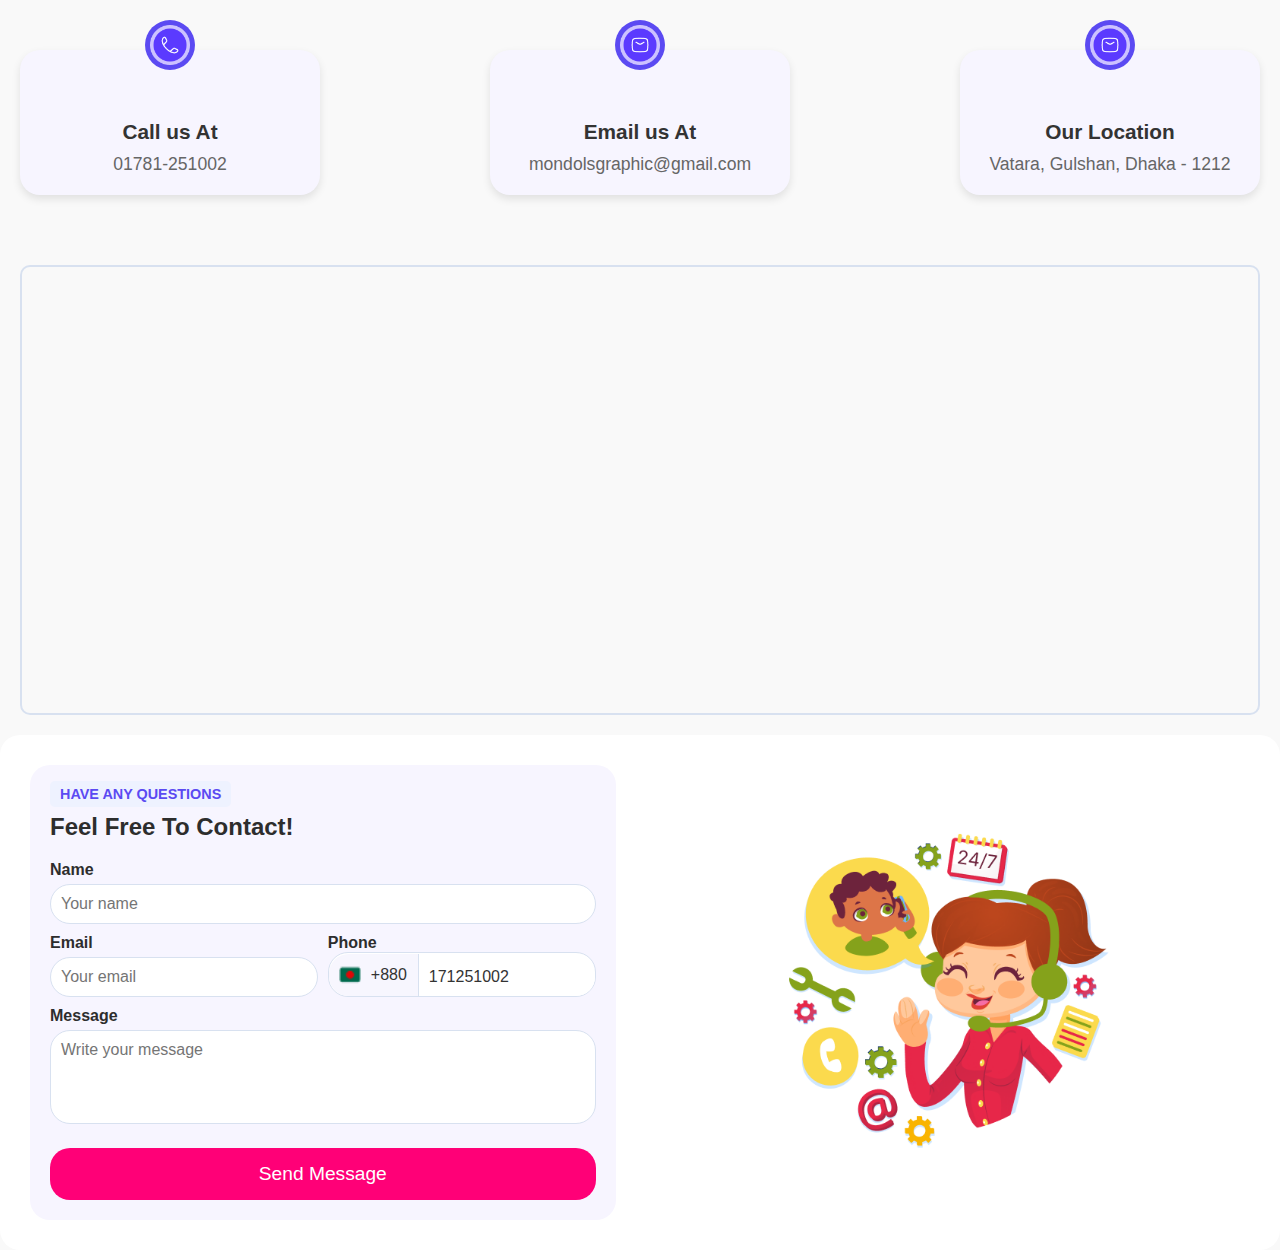
<file: index.html>
<!DOCTYPE html>
<html lang="en">
<head>
    <meta charset="UTF-8">
    <meta name="viewport" content="width=device-width, initial-scale=1.0">
    <title>Right Sidebar Example</title>
    <link rel="stylesheet" href="/assets/styles.css">
</head>
<body>
    <div class="contact-container">
        <div class="contact-card">
            <div class="icon-container">
                <img src="assets/img/Icon-call.png" alt="Phone Icon"> <!-- Replace with your phone icon -->
            </div>
            <h3>Call us At</h3>
            <p>01781-251002</p>
        </div>
        <div class="contact-card">
            <div class="icon-container">
                <img src="assets/img/Icon-mail.png" alt="Phone Icon"> <!-- Replace with your phone icon -->
            </div>
            <h3>Email us At</h3>
            <p>mondolsgraphic@gmail.com</p>
        </div>
        <div class="contact-card">
            <div class="icon-container">
                <img src="assets/img/Icon-mail.png" alt="Phone Icon"> <!-- Replace with your phone icon -->
            </div>
            <h3>Our Location</h3>
            <p>Vatara, Gulshan, Dhaka - 1212</p>
        </div>
    </div>
    <div class="map-container">
        <iframe 
            src="https://www.google.com/maps/embed?pb=!1m18!1m12!1m3!1d3650.5864262108764!2d90.39945221498116!3d23.794871084569254!2m3!1f0!2f0!3f0!3m2!1i1024!2i768!4f13.1!3m3!1m2!1s0x3755c7a8abffb77f%3A0x58df588cdb6d4c9f!2sVatara%2C%20Gulshan%2C%20Dhaka%20-%201212!5e0!3m2!1sen!2sbd!4v1693672189200!5m2!1sen!2sbd" 
            width="600" 
            height="450" 
            style="border:0;" 
            allowfullscreen="" 
            loading="lazy" 
            referrerpolicy="no-referrer-when-downgrade">
        </iframe>
    </div>
    <div class="contact-section">
        <!-- Contact Form -->
        <div class="contact-form">
            <div class="form-header">
                <span class="question-tag">HAVE ANY QUESTIONS</span>
                <h2>Feel Free To Contact!</h2>
            </div>

            <form>
                <label for="name">Name</label>
                <input type="text" id="name" name="name" placeholder="Your name">

                <div class="email-phone">
                    <div class="input-group">
                        <label for="email">Email</label>
                        <input type="email" id="email" name="email" placeholder="Your email">
                    </div>
                    <div class="input-group">
                        <label for="phone">Phone</label>
                        <div class="phone-input">
                            <div class="country-code">
                                <img src="assets/img/BD-Flag-icon.png" alt="Bangladesh Flag"> <!-- Replace with your flag image source -->
                                <select>
                                    <option value="+880">+880</option>
                                    <!-- Add more country codes as needed -->
                                </select>
                            </div>
                            <input type="text" id="phone" name="phone" value="171251002">
                        </div>
                    </div>
                </div>

                <label for="message">Message</label>
                <textarea id="message" name="message" rows="4" placeholder="Write your message"></textarea>

                <button type="submit">Send Message</button>
            </form>
        </div>

        <!-- Contact Illustration -->
        <div class="contact-illustration">
            <img src="assets/img/Contact 1.png" alt="Contact Illustration"> <!-- Replace with actual image -->
        </div>
    </div>
</body>
</html>
</file>
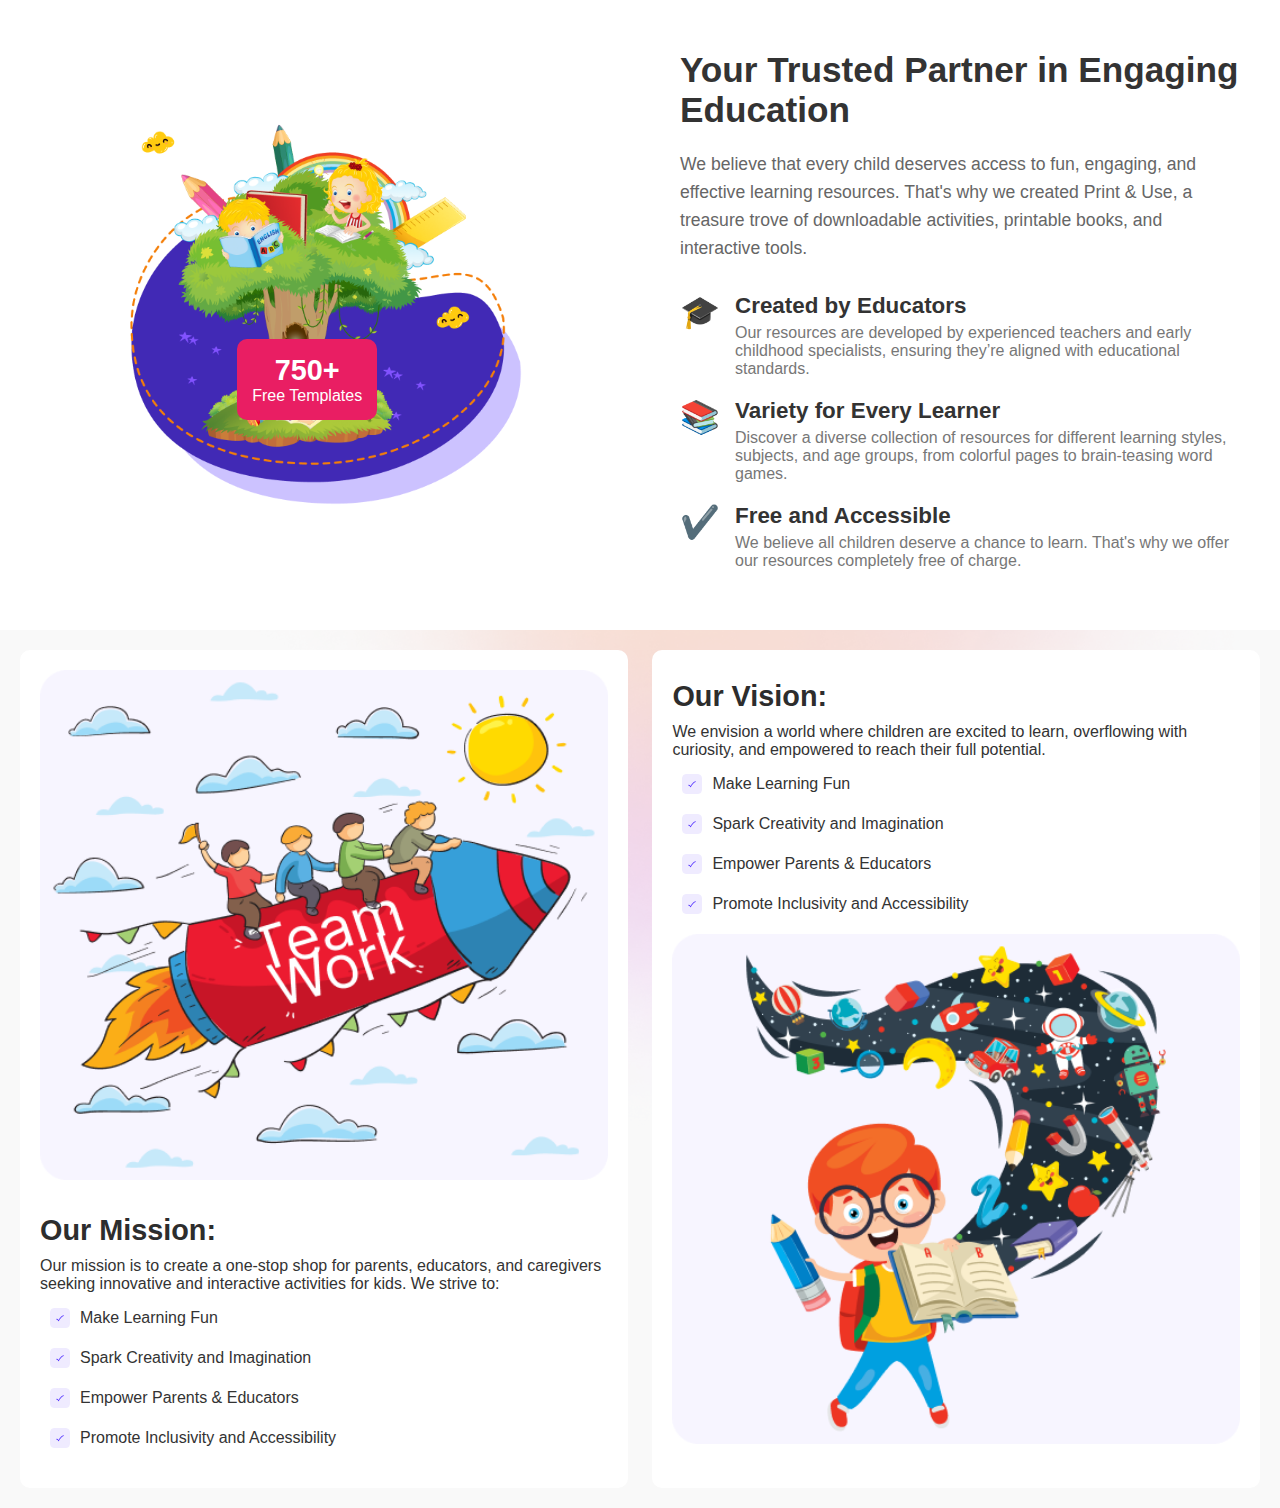
<file: aboutus.html>
<!DOCTYPE html>
<html lang="en">
<head>
    <meta charset="UTF-8">
    <meta name="viewport" content="width=device-width, initial-scale=1.0">
    <title>About Us - Engaging Education</title>
    <link rel="stylesheet" href="assets/styles.css">
</head>
<body>

    <section class="about-us">
        <div class="left-panel">
            <div class="illustration">
                <img src="assets/img/Vector-img.png" alt="Engaging Education" />
            </div>
        </div>

        <div class="right-panel">
            <div class="about-header">
                <h2>Your Trusted Partner in Engaging Education</h2>
                <p>We believe that every child deserves access to fun, engaging, and effective learning resources. That's why we created Print & Use, a treasure trove of downloadable activities, printable books, and interactive tools.</p>
            </div>

            <div class="features">
                <div class="feature-item">
                    <span class="icon">🎓</span>
                    <div class="feature-text">
                        <h3>Created by Educators</h3>
                        <p>Our resources are developed by experienced teachers and early childhood specialists, ensuring they’re aligned with educational standards.</p>
                    </div>
                </div>
            
                <div class="feature-item">
                    <span class="icon">📚</span>
                    <div class="feature-text">
                        <h3>Variety for Every Learner</h3>
                        <p>Discover a diverse collection of resources for different learning styles, subjects, and age groups, from colorful pages to brain-teasing word games.</p>
                    </div>
                </div>
            
                <div class="feature-item">
                    <span class="icon">✔️</span>
                    <div class="feature-text">
                        <h3>Free and Accessible</h3>
                        <p>We believe all children deserve a chance to learn. That's why we offer our resources completely free of charge.</p>
                    </div>
                </div>
            </div>
            

            <div class="cta">
                <div class="template-count">
                    <span>750+</span>
                    <p>Free Templates</p>
                </div>
            </div>
        </div>
    </section>
    <section class="main-mission-vision-section">
        <div class="mission-vision-container">
            <div class="card mission">
                <img src="assets/img/Vector-mission.png" alt="Mission Image" class="card-image">
                <h2>Our Mission:</h2>
                <p>
                    Our mission is to create a one-stop shop for parents, educators, and caregivers seeking innovative and interactive activities for kids. We strive to:
                </p>
                <ul>
                    <li><img src="assets/img/check-container-icon.png" alt="check icon">Make Learning Fun</li>
                    <li><img src="assets/img/check-container-icon.png" alt="check icon">Spark Creativity and Imagination</li>
                    <li><img src="assets/img/check-container-icon.png" alt="check icon">Empower Parents & Educators</li>
                    <li><img src="assets/img/check-container-icon.png" alt="check icon">Promote Inclusivity and Accessibility</li>
                </ul>
            </div>
            <div class="card vision">
                <h2>Our Vision:</h2>
                <p>
                    We envision a world where children are excited to learn, overflowing with curiosity, and empowered to reach their full potential.
                </p>
                <ul>
                    <li><img src="assets/img/check-container-icon.png" alt="check icon">Make Learning Fun</li>
                    <li><img src="assets/img/check-container-icon.png" alt="check icon">Spark Creativity and Imagination</li>
                    <li><img src="assets/img/check-container-icon.png" alt="check icon">Empower Parents & Educators</li>
                    <li><img src="assets/img/check-container-icon.png" alt="check icon">Promote Inclusivity and Accessibility</li>
                </ul>
                <img src="assets/img/Vector-vision.png" alt="Vision Image" class="card-image">
            </div>
        </div>
    </section>
    
</body>
</html>
</file>
<file: assets/styles.css>
* {
    margin: 0;
    padding: 0;
    box-sizing: border-box;
}


.contact-container {
    display: flex;
    flex-direction: row;
    padding: 50px 20px;
    justify-content: space-between;
}
.contact-card {
    background-color: #F7F5FF;
    border-radius: 20px;
    padding: 20px;
    text-align: center;
    max-width: 400px;
    min-width: 300px;
    box-shadow: 0 4px 8px rgba(0, 0, 0, 0.1);
    position: relative;
}

.icon-container {
    width: 50px;
    height: 50px;
    background-color: #5b4af2;
    border-radius: 50%;
    padding: 15px;
    margin: 0 auto;
    position: absolute;
    top: -30px;
    left: 50%;
    transform: translateX(-50%);
    display: flex;
    justify-content: center;
    align-items: center;
}

.icon-container img {
    width: 40px;
    height: 40px;
}

.contact-card h3 {
    font-size: 1.3em;
    color: #333;
    margin-top: 50px; /* To accommodate the icon's position */
}

.contact-card p {
    font-size: 1.1em;
    color: #666;
    margin-top: 10px;
}

.map-container {
    display: flex;
    justify-content: center;
    margin: 20px;
    height: 450px;
    border: 2px solid #d8e1f0;
    border-radius: 10px;
    overflow: hidden;
}

.map-container iframe {
    width: 100%;
    height: 100%;
    border: none;
}
.contact-section {
    display: flex;
    justify-content: space-between;
    align-items: center;
    background-color: #fff;
    padding: 30px;
    border-radius: 20px;
    flex-wrap: wrap;
}

.contact-form,
.contact-illustration {
    width: 48%;
}

.contact-form {
    background-color: #F7F5FF;
    padding: 20px;
    border-radius: 20px;
    /* box-shadow: 0 4px 8px rgba(0, 0, 0, 0.1); */
}

.form-header {
    margin-bottom: 20px;
}

.question-tag {
    background-color: #eef2ff;
    color: #5b4af2;
    padding: 5px 10px;
    border-radius: 5px;
    font-size: 0.9em;
    font-weight: bold;
}

h2 {
    margin-top: 10px;
    color: #2d2d2d;
    font-size: 1.5em;
}

label {
    display: block;
    margin-top: 10px;
    color: #2d2d2d;
    font-weight: bold;
}

input[type="text"],
input[type="email"],
textarea {
    width: 100%;
    padding: 10px;
    margin-top: 5px;
    border: 1px solid #d8e1f0;
    border-radius: 20px;
    background-color: #fff;
    font-size: 1em;
    color: #333;
}

.email-phone {
    display: flex;
    justify-content: space-between;
    gap: 10px;
}

.input-group {
    flex: 1;
}


.phone-input {
    display: flex;
    align-items: center;
    border: 1px solid #d8e1f0;
    border-radius: 20px;
    background-color: #fff;
}
.country-code {
    display: flex;
    align-items: center;
    padding: 10px;
    background-color: #f7f6fe;
    border-right: 1px solid #d8e1f0;
    border-radius: 20px 0 0 20px;
}

.country-code img {
    width: 22px;
    height: auto;
    margin-right: 10px;
}
.country-code select {
    border: none;
    background-color: transparent;
    font-size: 1em;
    outline: none;
    color: #333;
    appearance: none;
    cursor: pointer;
}
.phone-input input[type="text"] {
    border: none;
    border-radius: 0 20px 20px 0;
    padding: 10px;
    width: 100%;
    background-color: #fff;
    outline: none;
}

input[type="text"]:focus {
    outline: none;
}
textarea {
    resize: none;
}

button {
    width: 100%;
    padding: 15px;
    background-color: #ff0077;
    color: #fff;
    border: none;
    border-radius: 20px;
    margin-top: 20px;
    font-size: 1.2em;
    cursor: pointer;
    transition: background-color 0.3s;
}

button:hover {
    background-color: #ec0470;
}

/* Illustration Styles */
.contact-illustration {
    text-align: center;
}

.contact-illustration img {
    width: 70%;
    border-radius: 20px;
}

/* Responsive Design */
@media (max-width: 768px) {
    .contact-section {
        flex-direction: column;
        padding: 20px;
    }

    .contact-form,
    .contact-illustration {
        width: 100%;
        margin-bottom: 20px;
    }

    .email-phone {
        flex-direction: column;
    }
}

/* about us css design  */
* {
    margin: 0;
    padding: 0;
    box-sizing: border-box;
    font-family: 'Arial', sans-serif;
}

body {
    background-color: #f9f9f9;
    color: #333;
}

.about-us {
    display: flex;
    justify-content: center;
    align-items: center;
    padding: 20px;
    background-color: #fff;
}

.left-panel, .right-panel {
    width: 50%; /* Ensure both panels take up 50% width */
    padding: 20px;
}

.left-panel {
    position: relative; /* This allows the absolute element to be positioned relative to this panel */
    text-align: center;
    padding: 20px;
}

.left-panel .illustration img {
    width: 100%;
    max-width: 400px;
    border-radius: 15px;
}

.right-panel {
    padding-left: 40px;
}

.about-header h2 {
    color: #333;
    font-size: 2.2rem;
    margin-bottom: 20px;
}

.about-header p {
    color: #666;
    font-size: 1.1rem;
    line-height: 1.6;
}
.features {
    margin-top: 30px;
}

.feature-item {
    display: flex;
    align-items: flex-start;
    margin-bottom: 20px;
}

.icon {
    font-size: 2rem;
    margin-right: 15px;
    color: #4CAF50;
}

.feature-text {
    display: flex;
    flex-direction: column;
}

.feature-text h3 {
    font-size: 1.4rem;
    margin-bottom: 5px;
    color: #333;
}

.feature-text p {
    color: #777;
    font-size: 1rem;
}

.cta {
    position: absolute;
    bottom: 480px; /* Position 20px from the bottom of the .left-panel */
    left: 24%;
    transform: translateX(-50%); /* Center the .template-count horizontally */
    display: flex;
    justify-content: center;
    align-items: center;
    width: 100%;
}

.template-count {
    background-color: #e91e63;
    color: #fff;
    padding: 15px;
    border-radius: 10px;
    display: inline-block;
    text-align: center;
}

.template-count span {
    font-size: 1.8rem;
    font-weight: bold;
}

.template-count p {
    font-size: 1rem;
}
/* Mission and vision design  */
.main-mission-vision-section {
    padding: 20px 20px;
    background-image: url('/assets/img/missin-vision-bg.png');
    background-size: cover;
    background-repeat: no-repeat;
    background-attachment: fixed;
    display: flex;
    justify-content: center;
    align-items: center;
}
.mission-vision-container {
    display: flex;
    justify-content: space-between;
    width: 100%;
    gap: 20px;
}

.card {
    background: #fff;
    padding: 20px;
    border-radius: 10px;
    width: 49%;
}

.card h2 {
    font-size: 1.8rem;
    margin-bottom: 10px;
}

.card p {
    font-size: 1rem;
    margin-bottom: 15px;
}

.card ul {
    list-style-type: none;
    font-size: 1rem;
    text-align: left;
    margin-top: 10px;
}

.card ul li {
    margin-bottom: 20px;
    padding-left: 10px;
    position: relative;
    display: flex;
    align-items: center;
}

.card ul li img {
    margin-right: 10px;
    width: 20px;
    height: auto;
}

.card-image {
    width: 100%;
    height: auto;
    margin-bottom: 20px;
    border-radius: 10px;
}
</file>
